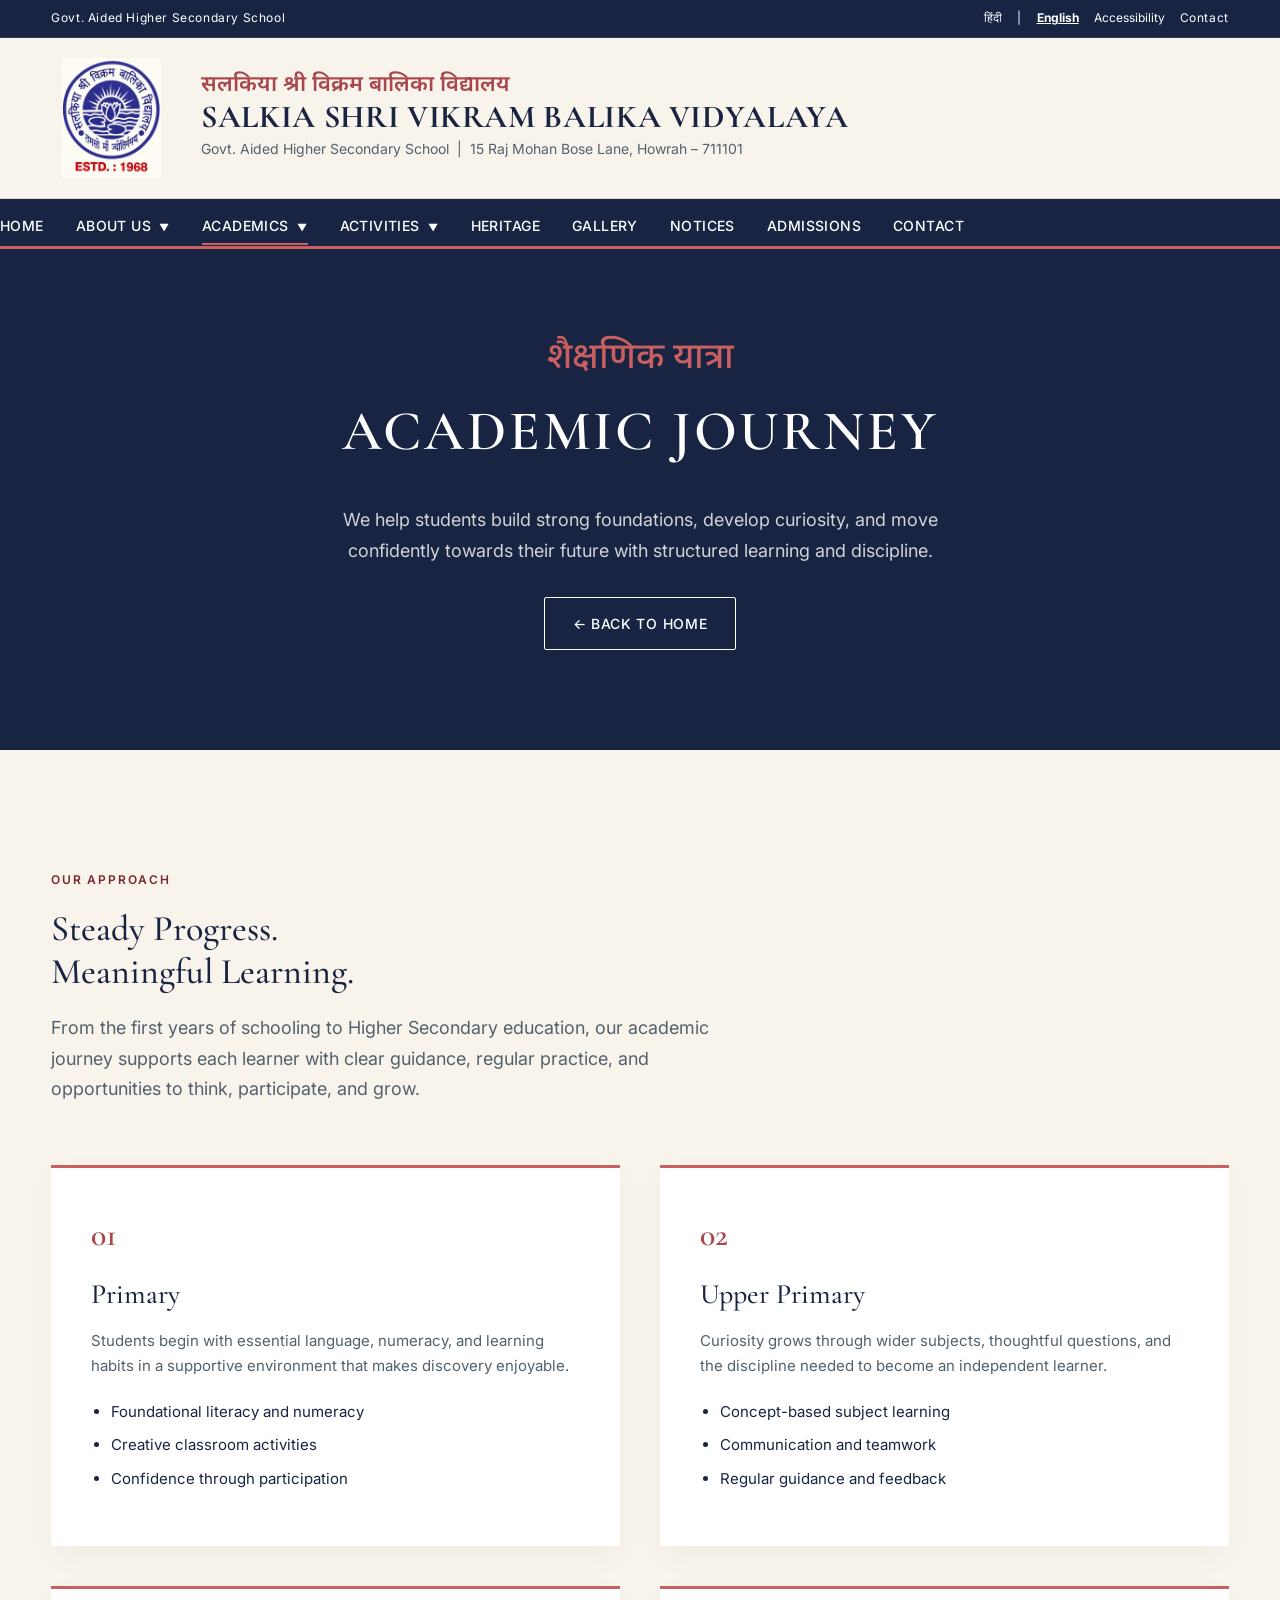
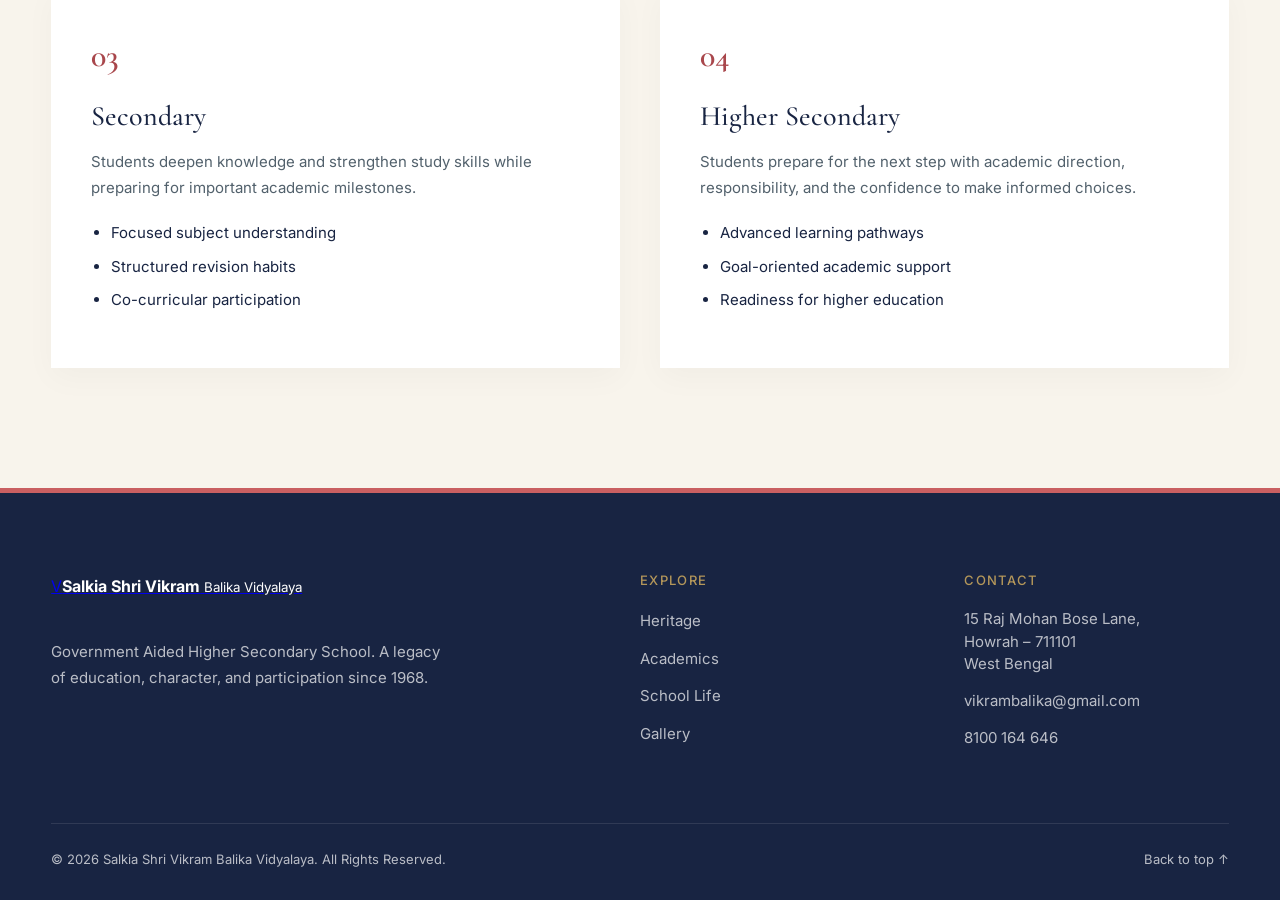
<file: academics.html>
<!doctype html>
<html lang="en">
<head>
  <meta charset="UTF-8" />
  <meta name="viewport" content="width=device-width, initial-scale=1.0" />
  <meta name="description" content="Academic journey at Salkia Shri Vikram Balika Vidyalaya." />
  <title>Academics | Salkia Shri Vikram Balika Vidyalaya</title>
  
  <link rel="preconnect" href="https://fonts.googleapis.com" />
  <link rel="preconnect" href="https://fonts.gstatic.com" crossorigin />
  <link href="https://fonts.googleapis.com/css2?family=Cormorant+Garamond:wght@400;500;600;700&family=Inter:wght@300;400;500;600&family=Noto+Sans+Devanagari:wght@400;500;600&display=swap" rel="stylesheet" />
  
  <link rel="stylesheet" href="styles.css" />
  <style>
    .academic-hero {
      background: var(--navy-deep);
      color: #fff;
      padding: 80px 0 100px;
      text-align: center;
    }
    .academic-hero .hindi { color: var(--coral); }
    .academic-hero .english { color: #fff; margin-bottom: 20px; }
    .academic-hero p { max-width: 600px; margin: 0 auto 30px; font-size: 18px; color: rgba(255,255,255,0.8); }
    
    .stage-grid { display: grid; grid-template-columns: 1fr 1fr; gap: 40px; margin-top: 60px; }
    .stage-card { background: #fff; padding: 40px; border-top: 3px solid var(--coral); box-shadow: 0 10px 30px rgba(0,0,0,0.03); }
    .stage-card span { font-family: var(--serif); font-size: 32px; color: var(--coral-deep); display: block; margin-bottom: 16px; font-weight: 600; }
    .stage-card h3 { font-size: 28px; margin-bottom: 16px; }
    .stage-card p { color: var(--text-light); margin-bottom: 20px; font-size: 15px; }
    .stage-card ul { padding-left: 20px; color: var(--navy-deep); font-size: 15px; }
    .stage-card li { margin-bottom: 8px; }
    
    @media (max-width: 768px) {
      .stage-grid { grid-template-columns: 1fr; }
      .academic-hero { padding: 60px 0 80px; }
    }
  </style>
</head>
<body id="top">
  <header class="site-header">
    <div class="top-utility-bar">
      <div class="shell utility-flex">
        <div class="utility-left">
          Govt. Aided Higher Secondary School
        </div>
        <div class="utility-right">
          <button type="button" class="lang-btn" data-lang="hi" aria-label="Switch to Hindi">हिंदी</button> | 
          <button type="button" class="lang-btn active" data-lang="en" aria-label="Switch to English">English</button>
          
          <div class="a11y-dropdown">
            <button type="button" class="a11y-toggle" aria-expanded="false">Accessibility</button>
            <div class="a11y-menu">
              <button type="button" id="a11y-contrast">Toggle High Contrast</button>
              <button type="button" id="a11y-text-inc">Increase Text Size</button>
              <button type="button" id="a11y-text-dec">Decrease Text Size</button>
            </div>
          </div>
          <a href="index.html#contact">Contact</a>
        </div>
      </div>
    </div>

    <div class="main-branding-header">
      <div class="shell branding-flex">
        <div class="logo-container">
          <img src="assets/logo.jpg" alt="Salkia Shri Vikram Balika Vidyalaya Emblem" class="school-logo-img" />
        </div>
        <div class="branding-text">
          <div class="school-name-hindi">सलकिया श्री विक्रम बालिका विद्यालय</div>
          <h1 class="school-name-english">SALKIA SHRI VIKRAM BALIKA VIDYALAYA</h1>
          <div class="school-subtitle">Govt. Aided Higher Secondary School &nbsp;|&nbsp; 15 Raj Mohan Bose Lane, Howrah – 711101</div>
        </div>
      </div>
    </div>

    <nav class="main-navigation" aria-label="Main navigation" id="main-nav-sticky">
      <div class="shell nav-flex">
        <div class="mobile-brand" aria-hidden="true">
          <img src="assets/logo.jpg" alt="" class="mobile-logo" />
          <span class="mobile-name">Salkia Shri Vikram</span>
        </div>
        <button class="menu-toggle" type="button" aria-expanded="false" aria-controls="primary-menu" aria-label="Toggle navigation">
          <span></span><span></span><span></span>
        </button>
        <ul class="nav-links" id="primary-menu">
          <li><a href="index.html#top">HOME</a></li>
          <li class="dropdown">
            <a href="index.html#heritage" class="dropdown-toggle" aria-haspopup="true" aria-expanded="false">ABOUT US <span class="caret">▼</span></a>
            <ul class="dropdown-menu">
              <li><a href="index.html#heritage">About the School</a></li>
              <li><a href="index.html#heritage">Our Heritage</a></li>
              <li><a href="index.html#academics">Vision & Values</a></li>
            </ul>
          </li>
          <li class="dropdown">
            <a href="#academics" class="dropdown-toggle active" aria-haspopup="true" aria-expanded="false">ACADEMICS <span class="caret">▼</span></a>
            <ul class="dropdown-menu">
              <li><a href="academics.html">Academic Information</a></li>
              <li><a href="index.html#academics">Curriculum / Learning</a></li>
              <li><a href="index.html#notices">Examination</a></li>
            </ul>
          </li>
          <li class="dropdown">
            <a href="index.html#school-life" class="dropdown-toggle" aria-haspopup="true" aria-expanded="false">ACTIVITIES <span class="caret">▼</span></a>
            <ul class="dropdown-menu">
              <li><a href="index.html#school-life">Cultural Activities</a></li>
              <li><a href="index.html#school-life">Student Life</a></li>
              <li><a href="index.html#gallery">Events</a></li>
            </ul>
          </li>
          <li><a href="index.html#heritage">HERITAGE</a></li>
          <li><a href="index.html#gallery">GALLERY</a></li>
          <li><a href="index.html#notices">NOTICES</a></li>
          <li><a href="index.html#contact">ADMISSIONS</a></li>
          <li><a href="index.html#contact">CONTACT</a></li>
        </ul>
      </div>
    </nav>
  </header>

  <main id="main">
    <section class="academic-hero">
      <div class="shell reveal">
        <div class="bilingual-heading" style="margin-bottom: 20px;">
          <span class="hindi">शैक्षणिक यात्रा</span>
          <h1 class="english" style="font-size: clamp(36px, 5vw, 56px);">Academic Journey</h1>
        </div>
        <p>We help students build strong foundations, develop curiosity, and move confidently towards their future with structured learning and discipline.</p>
        <a class="button button-outline-light" href="index.html">← Back to Home</a>
      </div>
    </section>

    <section class="section bg-ivory">
      <div class="shell">
        <div class="reveal" style="max-width: 700px;">
          <span class="eyebrow">Our Approach</span>
          <h2 style="font-size: 36px;">Steady Progress.<br>Meaningful Learning.</h2>
          <p style="font-size: 18px; color: var(--text-light);">From the first years of schooling to Higher Secondary education, our academic journey supports each learner with clear guidance, regular practice, and opportunities to think, participate, and grow.</p>
        </div>

        <div class="stage-grid">
          <div class="stage-card reveal" style="transition-delay: 0.1s;">
            <span>01</span>
            <h3>Primary</h3>
            <p>Students begin with essential language, numeracy, and learning habits in a supportive environment that makes discovery enjoyable.</p>
            <ul>
              <li>Foundational literacy and numeracy</li>
              <li>Creative classroom activities</li>
              <li>Confidence through participation</li>
            </ul>
          </div>
          
          <div class="stage-card reveal" style="transition-delay: 0.2s;">
            <span>02</span>
            <h3>Upper Primary</h3>
            <p>Curiosity grows through wider subjects, thoughtful questions, and the discipline needed to become an independent learner.</p>
            <ul>
              <li>Concept-based subject learning</li>
              <li>Communication and teamwork</li>
              <li>Regular guidance and feedback</li>
            </ul>
          </div>
          
          <div class="stage-card reveal" style="transition-delay: 0.3s;">
            <span>03</span>
            <h3>Secondary</h3>
            <p>Students deepen knowledge and strengthen study skills while preparing for important academic milestones.</p>
            <ul>
              <li>Focused subject understanding</li>
              <li>Structured revision habits</li>
              <li>Co-curricular participation</li>
            </ul>
          </div>
          
          <div class="stage-card reveal" style="transition-delay: 0.4s;">
            <span>04</span>
            <h3>Higher Secondary</h3>
            <p>Students prepare for the next step with academic direction, responsibility, and the confidence to make informed choices.</p>
            <ul>
              <li>Advanced learning pathways</li>
              <li>Goal-oriented academic support</li>
              <li>Readiness for higher education</li>
            </ul>
          </div>
        </div>
      </div>
    </section>
  </main>

  <footer>
    <div class="shell footer-grid">
      <div>
        <a class="brand footer-brand" href="index.html#top">
          <span class="crest">V</span>
          <span class="brand-text" style="color: #fff;">
            <strong>Salkia Shri Vikram</strong>
            <small>Balika Vidyalaya</small>
          </span>
        </a>
        <p>Government Aided Higher Secondary School. A legacy of education, character, and participation since 1968.</p>
      </div>
      <div>
        <h4>Explore</h4>
        <div class="footer-links">
          <a href="index.html#heritage">Heritage</a>
          <a href="academics.html">Academics</a>
          <a href="index.html#school-life">School Life</a>
          <a href="index.html#gallery">Gallery</a>
        </div>
      </div>
      <div>
        <h4>Contact</h4>
        <div class="footer-contact">
          <address>15 Raj Mohan Bose Lane,<br />Howrah – 711101<br/>West Bengal</address>
          <a href="mailto:vikrambalika@gmail.com">vikrambalika@gmail.com</a>
          <a href="tel:+918100164646">8100 164 646</a>
        </div>
      </div>
    </div>
    <div class="shell footer-bottom">
      <span>© 2026 Salkia Shri Vikram Balika Vidyalaya. All Rights Reserved.</span>
      <a href="#top" aria-label="Back to top of page">Back to top ↑</a>
    </div>
  </footer>

  <script src="script.js"></script>
</body>
</html>
</file>
<file: styles.css>
:root {
  /* Colors - Derived from school identity */
  --coral: #C95F61;
  --coral-deep: #A9474C;
  --navy: #263A68;
  --navy-deep: #182442;
  --ivory: #F8F4EC;
  --pink-soft: #F1DDDA;
  --maroon: #7B292D;
  --gold-muted: #B4975A;
  
  --text-main: #333333;
  --text-light: #52616C;
  --line: rgba(38, 58, 104, 0.15); /* Navy transparent */
  
  /* Typography */
  --serif: "Cormorant Garamond", "Playfair Display", Georgia, serif;
  --hindi: "Noto Sans Devanagari", sans-serif;
  --sans: "Inter", "Source Sans 3", Arial, sans-serif;
}

* { box-sizing: border-box; }
html { scroll-behavior: smooth; }
body {
  margin: 0;
  background: var(--ivory);
  color: var(--text-main);
  font: 400 16px/1.7 var(--sans);
}
body.no-scroll { overflow: hidden; }

.shell {
  width: 92%;
  max-width: 1800px;
  margin: auto;
}
.sr-only {
  position: absolute; width: 1px; height: 1px; overflow: hidden; clip: rect(0,0,0,0);
}
.skip-link {
  position: fixed; z-index: 100; top: -100px; left: 20px; background: #fff; color: #000; padding: 10px 16px;
}
.skip-link:focus { top: 10px; }

/* Info Bar / Top Utility Bar */
.top-utility-bar {
  height: 38px; background: var(--navy-deep); color: #fff; font-size: 12px; letter-spacing: 0.05em; display: flex; align-items: center; border-bottom: 1px solid rgba(255,255,255,0.1);
}
.utility-flex { display: flex; align-items: center; justify-content: space-between; }
.utility-right { display: flex; gap: 15px; align-items: center; }
.utility-right a { color: #fff; text-decoration: none; transition: 0.3s; }
.utility-right a:hover { color: var(--coral); }

/* Header & Nav */
.site-header {
  position: relative; z-index: 10; width: 100%; color: var(--navy-deep); transition: 0.4s; background: #fff;
}
.site-header.scrolled {
  /* Handled by sticky nav instead */
}

/* Main Branding Header */
.main-branding-header {
  background: var(--ivory); padding: 20px 0; border-bottom: 1px solid var(--line);
}
.branding-flex { display: flex; align-items: center; gap: 30px; }
.logo-container {
  width: 120px; height: 120px; flex-shrink: 0; display: flex; align-items: center; justify-content: center;
}
.school-logo-img {
  width: 100%; height: 100%; object-fit: contain;
}
.branding-text { display: flex; flex-direction: column; gap: 4px; }
.school-name-hindi { font-family: var(--hindi); font-size: 22px; color: var(--coral-deep); font-weight: 600; line-height: 1; }
.school-name-english { font-family: var(--serif); font-size: 32px; font-weight: 700; color: var(--navy-deep); line-height: 1; margin: 0; text-transform: uppercase; letter-spacing: 0.02em; }
.school-subtitle { font-family: var(--sans); font-size: 14px; color: var(--text-light); }

/* Main Navigation */
.main-navigation { background: var(--navy-deep); color: #fff; height: 50px; display: flex; align-items: center; transition: 0.3s; border-bottom: 3px solid var(--coral); }
.main-navigation.sticky { position: fixed; top: 0; left: 0; right: 0; z-index: 100; box-shadow: 0 4px 10px rgba(0,0,0,0.2); }
.nav-flex { display: flex; justify-content: space-between; align-items: center; width: 100%; }
.mobile-brand { display: none; align-items: center; gap: 10px; }
.mobile-logo { width: 40px; height: 40px; object-fit: contain; }
.mobile-name { font-family: var(--serif); font-weight: 600; font-size: 18px; color: #fff; }

.nav-links { display: flex; align-items: center; gap: 32px; margin: 0; padding: 0; list-style: none; }
.nav-links li { position: relative; }
.nav-links a {
  color: #fff; text-decoration: none; font-size: 14px; font-weight: 500; display: block; padding: 15px 0; position: relative; letter-spacing: 0.03em; text-transform: uppercase;
}
.nav-links > li > a::after {
  content: ""; position: absolute; bottom: 8px; left: 0; width: 0; height: 2px; background: var(--coral); transition: 0.3s;
}
.nav-links > li > a:hover::after, .nav-links > li > a.active::after { width: 100%; }

/* Dropdown */
.dropdown-menu {
  position: absolute; top: 100%; left: 0; background: #fff; color: var(--navy-deep); min-width: 220px; box-shadow: 0 8px 16px rgba(0,0,0,0.1); opacity: 0; visibility: hidden; transition: 0.3s; transform: translateY(10px); list-style: none; padding: 10px 0; margin: 0; z-index: 20; border-top: 3px solid var(--coral);
}
.dropdown:hover .dropdown-menu, .dropdown:focus-within .dropdown-menu { opacity: 1; visibility: visible; transform: none; }
.dropdown-menu li { padding: 0; }
.dropdown-menu a { padding: 10px 20px; color: var(--text-main); font-size: 14px; text-transform: none; display: block; }
.dropdown-menu a:hover { background: var(--pink-soft); color: var(--coral-deep); }
.caret { font-size: 10px; margin-left: 4px; vertical-align: middle; }

.menu-toggle { display: none; background: transparent; color: #fff; border: 0; padding: 8px; cursor: pointer; }
.menu-toggle span { width: 26px; height: 2px; background: currentColor; display: block; margin: 6px 0; transition: 0.3s; }

/* Typography */
h1, h2, h3, h4 { font-family: var(--serif); font-weight: 500; color: var(--navy-deep); line-height: 1.2; margin: 0 0 20px; }
h2 { font-size: clamp(32px, 4vw, 48px); }
.bilingual-heading { display: flex; flex-direction: column; gap: 8px; margin-bottom: 40px; }
.bilingual-heading .hindi { font-family: var(--hindi); font-size: clamp(24px, 3vw, 36px); color: var(--coral-deep); font-weight: 500; }
.bilingual-heading .english { font-family: var(--serif); font-size: clamp(32px, 4vw, 48px); color: var(--navy-deep); font-weight: 600; text-transform: uppercase; letter-spacing: 0.05em; }

.eyebrow { font-size: 12px; letter-spacing: 0.15em; text-transform: uppercase; font-weight: 600; color: var(--maroon); margin: 0 0 16px; display: block; }
.section { padding: 120px 0; }
.bg-ivory { background: var(--ivory); }
.bg-pink { background: var(--pink-soft); }
.bg-navy { background: var(--navy-deep); color: #fff; }
.bg-navy h2, .bg-navy .bilingual-heading .english { color: #fff; }
.bg-navy .bilingual-heading .hindi { color: var(--coral); }
.bg-navy .eyebrow { color: var(--gold-muted); }

/* Buttons */
.button {
  display: inline-flex; align-items: center; gap: 12px; text-decoration: none; padding: 14px 28px;
  font-size: 14px; font-weight: 500; letter-spacing: 0.05em; text-transform: uppercase; transition: 0.3s; border-radius: 2px; border: 1px solid transparent;
}
.button-coral { background: var(--coral); color: #fff; }
.button-coral:hover { background: var(--coral-deep); }
.button-outline { background: transparent; border-color: var(--navy-deep); color: var(--navy-deep); }
.button-outline:hover { background: var(--navy-deep); color: #fff; }
.button-outline-light { background: transparent; border-color: #fff; color: #fff; }
.button-outline-light:hover { background: #fff; color: var(--navy-deep); }

/* Hero */
.hero {
  height: 100vh; min-height: 700px; position: relative; color: white; display: flex; align-items: center;
}
.hero-image {
  position: absolute; inset: 0; background: url('assets/school-entrance.jpeg') center/cover;
}
.hero-overlay {
  position: absolute; inset: 0; background: linear-gradient(90deg, rgba(24,36,66,0.9) 0%, rgba(24,36,66,0.6) 50%, rgba(24,36,66,0.2) 100%);
}
.hero-content {
  position: relative; max-width: 1200px;
}
.hero-hindi { font-family: var(--hindi); font-size: clamp(28px, 4vw, 42px); color: var(--coral); margin: 0 0 10px; font-weight: 500; }
.hero h1 { font-family: var(--serif); font-size: clamp(42px, 6vw, 72px); color: #fff; font-weight: 600; text-transform: uppercase; margin: 0 0 24px; letter-spacing: 0.02em; }
.hero-tagline { font-size: 20px; font-weight: 300; letter-spacing: 0.1em; text-transform: uppercase; margin: 0 0 40px; color: var(--gold-muted); }
.hero-actions { display: flex; gap: 20px; align-items: center; }

/* Heritage Section */
.heritage-grid {
  display: grid; grid-template-columns: 1fr 1.2fr; gap: 80px; align-items: center;
}
.heritage-image { position: relative; padding-right: 40px; padding-bottom: 40px; }
.heritage-image img { width: 100%; display: block; border-radius: 2px; position: relative; z-index: 2; box-shadow: 0 20px 40px rgba(0,0,0,0.1); }
.heritage-image::after { content: ''; position: absolute; inset: 40px 0 0 40px; background: var(--pink-soft); z-index: 1; border-radius: 2px; }
.heritage-content p { font-size: 18px; color: var(--text-light); margin-bottom: 24px; }
.established { font-family: var(--serif); font-size: 80px; color: var(--pink-soft); font-weight: 600; line-height: 1; position: absolute; top: -40px; right: 0; z-index: 0; opacity: 0.5; }

/* Education Section */
.education-grid { display: grid; grid-template-columns: repeat(4, 1fr); gap: 30px; margin-top: 60px; }
.edu-card { border-top: 1px solid var(--coral); padding-top: 24px; }
.edu-card span { font-family: var(--serif); font-size: 24px; color: var(--coral); display: block; margin-bottom: 12px; }
.edu-card h3 { font-size: 22px; margin-bottom: 12px; }
.edu-card p { font-size: 15px; color: var(--text-light); margin: 0; }

/* School Life (Editorial) */
.life-grid {
  display: grid; grid-template-columns: 1.5fr 1fr; gap: 40px;
}
.life-feature { position: relative; overflow: hidden; border-radius: 2px; }
.life-feature img { width: 100%; height: 600px; object-fit: cover; display: block; transition: 0.7s; }
.life-feature:hover img { transform: scale(1.03); }
.life-content-box {
  position: absolute; bottom: 40px; left: 40px; right: 40px; background: rgba(255,255,255,0.95); padding: 30px; backdrop-filter: blur(10px);
}
.life-side { display: grid; grid-template-rows: 1fr 1fr; gap: 40px; }
.life-side-img { position: relative; overflow: hidden; border-radius: 2px; height: 100%; }
.life-side-img img { width: 100%; height: 100%; object-fit: cover; transition: 0.7s; }
.life-side-img:hover img { transform: scale(1.03); }
.life-label { position: absolute; bottom: 20px; left: 20px; background: var(--navy-deep); color: #fff; padding: 8px 16px; font-size: 12px; text-transform: uppercase; letter-spacing: 0.1em; }

/* Gallery */
.gallery-filters { display: flex; flex-wrap: wrap; gap: 12px; margin-bottom: 40px; justify-content: center; }
.gallery-filters button {
  background: transparent; border: 1px solid var(--line); padding: 10px 20px; text-transform: uppercase; font-family: var(--sans);
  font-size: 12px; letter-spacing: 0.05em; color: var(--text-light); cursor: pointer; transition: 0.3s;
}
.gallery-filters button.active, .gallery-filters button:hover {
  border-color: var(--navy-deep); background: var(--navy-deep); color: #fff;
}
.gallery-grid {
  display: grid;
  grid-template-columns: repeat(3, 1fr);
  gap: 20px;
}
.gallery-item {
  width: 100%; aspect-ratio: 4 / 3; margin: 0; display: block; position: relative; border: 0; padding: 0; background: var(--navy); cursor: pointer; overflow: hidden;
}
.gallery-item img { width: 100%; height: 100%; object-fit: cover; display: block; transition: 0.5s; }
.gallery-item:hover img, .gallery-item:focus img { transform: scale(1.03); opacity: 0.85; }
.gallery-item span {
  position: absolute; left: 20px; bottom: 20px; color: #fff; text-align: left; font-family: var(--sans); font-size: 14px; font-weight: 500; opacity: 0; transform: translateY(10px); transition: 0.3s;
}
.gallery-item:hover span, .gallery-item:focus span { opacity: 1; transform: none; }

/* Notices */
.notices-grid { display: grid; grid-template-columns: 1fr 1.5fr; gap: 80px; }
.notice-list { border-top: 1px solid var(--line); }
.notice { display: grid; grid-template-columns: 120px 1fr; gap: 30px; border-bottom: 1px solid var(--line); padding: 30px 0; }
.notice-date { font-family: var(--serif); font-size: 24px; color: var(--coral); line-height: 1; }
.notice-date small { display: block; font-family: var(--sans); font-size: 11px; letter-spacing: 0.1em; text-transform: uppercase; color: var(--text-light); margin-top: 10px; }
.notice h3 { font-size: 20px; margin-bottom: 8px; font-family: var(--sans); font-weight: 600; }
.notice p { color: var(--text-light); margin: 0; font-size: 15px; }

/* Contact */
.contact-grid { display: grid; grid-template-columns: 1fr 1fr; gap: 60px; align-items: center; }
.map-container { height: 500px; border: 1px solid var(--line); padding: 10px; background: #fff; }
.map-container iframe { width: 100%; height: 100%; border: 0; filter: grayscale(0.5); }
.contact-info address { font-style: normal; font-size: 18px; line-height: 1.6; color: var(--text-light); margin-bottom: 30px; }
.contact-details a { display: block; font-family: var(--serif); font-size: 24px; color: var(--navy-deep); text-decoration: none; margin-bottom: 12px; }
.contact-details a:hover { color: var(--coral); }

/* Footer */
footer { background: var(--navy-deep); color: rgba(255,255,255,0.7); padding: 80px 0 30px; border-top: 5px solid var(--coral); }
.footer-grid { display: grid; grid-template-columns: 2fr 1fr 1fr; gap: 60px; margin-bottom: 60px; }
.footer-brand { margin-bottom: 24px; display: inline-flex; }
.footer-brand .brand-text { color: #fff; }
.footer-grid p { font-size: 15px; max-width: 400px; }
.footer-grid h4 { color: var(--gold-muted); font-family: var(--sans); font-size: 13px; text-transform: uppercase; letter-spacing: 0.1em; margin-bottom: 20px; }
.footer-links a, .footer-contact a { display: block; color: inherit; text-decoration: none; margin-bottom: 12px; font-size: 15px; transition: 0.3s; }
.footer-links a:hover, .footer-contact a:hover { color: #fff; }
.footer-contact address { font-style: normal; margin-bottom: 12px; font-size: 15px; line-height: 1.5; }
.footer-bottom { border-top: 1px solid rgba(255,255,255,0.1); padding-top: 24px; display: flex; justify-content: space-between; font-size: 13px; }
.footer-bottom a { color: inherit; text-decoration: none; }
.footer-bottom a:hover { color: #fff; }

/* Lightbox */
.lightbox { width: 100%; height: 100%; max-width: none; max-height: none; background: rgba(24,36,66,0.95); border: 0; color: #fff; padding: 40px; place-items: center; z-index: 100; }
.lightbox[open] { display: grid; }
.lightbox::backdrop { background: rgba(24,36,66,0.9); }
.lightbox figure { max-width: 1200px; text-align: center; margin: 0; }
.lightbox img { max-width: 100%; max-height: 80vh; object-fit: contain; }
.lightbox figcaption { font-size: 16px; margin-top: 20px; font-family: var(--serif); letter-spacing: 0.05em; }
.lightbox button { position: absolute; background: transparent; border: 1px solid rgba(255,255,255,0.3); color: #fff; width: 50px; height: 50px; font-size: 24px; cursor: pointer; border-radius: 50%; transition: 0.3s; }
.lightbox button:hover { background: #fff; color: var(--navy-deep); }
.lightbox-close { top: 30px; right: 40px; }
.lightbox-prev { left: 40px; top: 50%; transform: translateY(-50%); }
.lightbox-next { right: 40px; top: 50%; transform: translateY(-50%); }
.lightbox-count { position: absolute; bottom: 30px; font-size: 14px; font-family: var(--sans); }

/* Animation Classes */
.reveal { opacity: 0; transform: translateY(30px); transition: opacity 0.8s ease, transform 0.8s ease; }
.reveal.visible { opacity: 1; transform: none; }

/* Responsive */
@media (max-width: 1024px) {
  .education-grid { grid-template-columns: 1fr 1fr; }
  .life-grid { grid-template-columns: 1fr; }
  .life-feature img { height: 400px; }
  .gallery-grid { grid-template-columns: repeat(2, 1fr); }
  .heritage-grid, .notices-grid, .contact-grid { grid-template-columns: 1fr; gap: 50px; }
  .footer-grid { grid-template-columns: 1fr 1fr; gap: 40px; }
  .heritage-image { padding: 0; }
  .heritage-image::after { display: none; }
}

@media (max-width: 768px) {
  .top-utility-bar { display: none; }
  .main-branding-header { padding: 15px 0; }
  .branding-flex { flex-direction: column; text-align: center; gap: 15px; }
  .logo-container { width: 90px; height: 90px; margin-top: 0; }
  .school-name-english { font-size: 22px; }
  .school-name-hindi { font-size: 18px; }
  .school-subtitle { font-size: 12px; }
  
  .main-navigation { height: 60px; }
  .mobile-brand { display: flex !important; }
  .menu-toggle { display: block; z-index: 100; position: relative; }
  
  .nav-links {
    position: fixed; top: 0; right: 0; width: 85%; max-width: 350px; height: 100vh; background: var(--navy-deep); padding: 80px 30px 40px;
    flex-direction: column; align-items: flex-start; gap: 0; transform: translateX(100%); transition: 0.4s ease-in-out;
    box-shadow: -10px 0 30px rgba(0,0,0,0.5); overflow-y: auto;
  }
  .nav-links.open { transform: translateX(0); }
  .nav-links li { width: 100%; border-bottom: 1px solid rgba(255,255,255,0.1); }
  .nav-links a { font-size: 16px; padding: 15px 0; width: 100%; }
  .dropdown-menu { position: static; box-shadow: none; opacity: 1; visibility: visible; transform: none; display: none; border: none; padding: 0 0 15px 15px; background: transparent; }
  .dropdown.open .dropdown-menu { display: block; }
  .dropdown-menu a { color: rgba(255,255,255,0.8); padding: 8px 0; font-size: 14px; }
  .dropdown-menu a:hover { background: transparent; color: var(--coral); }
  .dropdown > a { display: flex; justify-content: space-between; align-items: center; }
  .caret { font-size: 14px; transition: 0.3s; }
  .dropdown.open .caret { transform: rotate(180deg); }
  
  .site-header.scrolled { top: 0; position: absolute; } /* Disable old logic */
  
  .hero h1 { font-size: clamp(32px, 8vw, 42px); }
  .hero-hindi { font-size: 24px; }
  .section { padding: 80px 0; }
  .education-grid { grid-template-columns: 1fr; }
  .gallery-grid { grid-template-columns: 1fr; }
  .footer-grid { grid-template-columns: 1fr; }
  .footer-bottom { flex-direction: column; gap: 16px; align-items: center; text-align: center; }
  
  .lightbox-prev, .lightbox-next { display: none; } /* Rely on swipe for mobile */
  .lightbox { padding: 20px; }
  .lightbox-close { top: 20px; right: 20px; width: 40px; height: 40px; font-size: 20px; }
}

/* Utility buttons */
:root { --text-scale: 1; }
html { font-size: calc(16px * var(--text-scale)); }

.utility-right button { background: none; border: none; color: inherit; cursor: pointer; font: inherit; padding: 0; }
.utility-right button:hover { color: var(--coral); }
.utility-right button.active { font-weight: 700; text-decoration: underline; }

.a11y-dropdown { position: relative; display: inline-block; }
.a11y-menu { position: absolute; top: 100%; right: 0; background: #fff; color: var(--navy-deep); min-width: 180px; padding: 10px; display: none; box-shadow: 0 4px 10px rgba(0,0,0,0.2); z-index: 100; border-top: 3px solid var(--coral); }
.a11y-toggle[aria-expanded="true"] + .a11y-menu { display: flex; flex-direction: column; gap: 5px; }
.a11y-menu button { color: var(--text-main); text-align: left; padding: 8px 12px; width: 100%; transition: 0.2s; font-size: 14px; }
.a11y-menu button:hover { background: var(--pink-soft); color: var(--coral-deep); }

/* Language Toggle Logic */
body[data-lang="hi"] .english:not(.school-name-english):not(.brand-text strong) { display: none !important; }
body[data-lang="en"] .hindi:not(.school-name-hindi):not(.brand-text small) { display: none !important; }

/* High Contrast Mode */
body.high-contrast {
  --ivory: #000; --pink-soft: #111; --navy: #000; --navy-deep: #000; --coral: #ffea00; --coral-deep: #ffea00;
  --text-main: #fff; --text-light: #ddd; --maroon: #ffea00; --line: rgba(255,255,255,0.2);
  background: #000; color: #fff;
}
body.high-contrast .site-header, body.high-contrast .main-branding-header, body.high-contrast .dropdown-menu { background: #000; color: #fff; border-color: #fff; }
body.high-contrast .school-name-english, body.high-contrast .school-name-hindi, body.high-contrast .school-subtitle { color: #fff; }
body.high-contrast a, body.high-contrast button { color: #ffea00; }
body.high-contrast .nav-links > li > a { color: #fff; }
body.high-contrast .nav-links > li > a:hover { color: #ffea00; }
body.high-contrast .school-logo-img { filter: grayscale(1) brightness(1.5); }
body.high-contrast .button-coral { background: #000; color: #ffea00; border: 2px solid #ffea00; }
body.high-contrast .button-outline, body.high-contrast .button-outline-light { border-color: #ffea00; color: #ffea00; }
body.high-contrast .hero-image, body.high-contrast .life-side-img img, body.high-contrast .life-feature img, body.high-contrast .heritage-image img { filter: grayscale(1); }
body.high-contrast .a11y-menu { background: #000; border: 1px solid #ffea00; }
body.high-contrast .a11y-menu button { color: #fff; }
body.high-contrast .a11y-menu button:hover { background: #222; color: #ffea00; }
</file>
